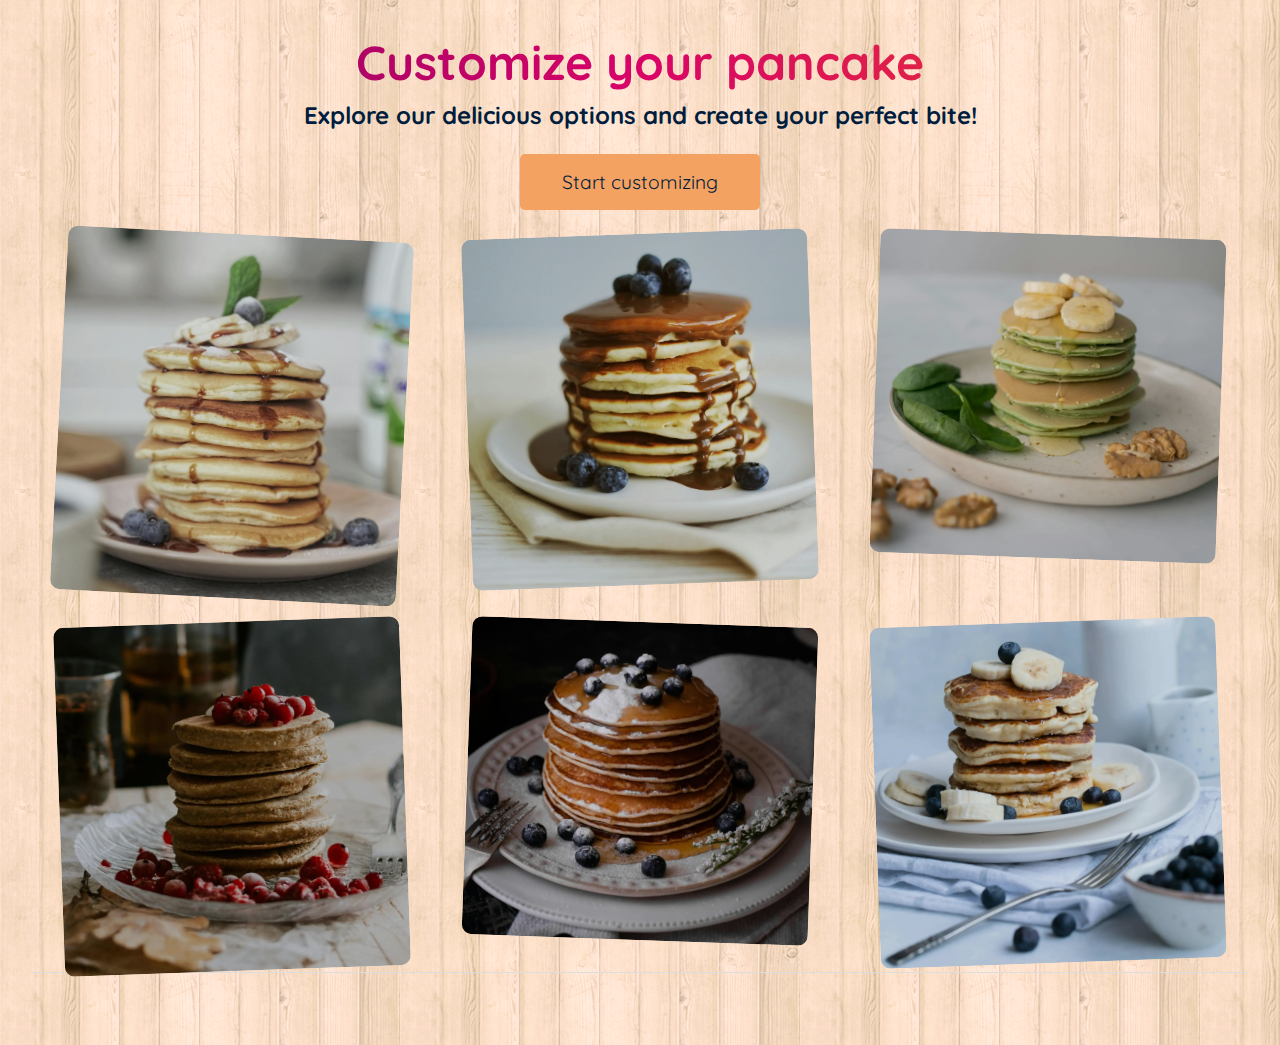
<file: index.html>
<!DOCTYPE html>
<html lang="en">
<head>
    <meta charset="UTF-8">
    <meta name="viewport" content="width=device-width, initial-scale=1.0">
    <title>Pancake maker</title>
    <link rel="stylesheet" href="styles.css">
    <link rel="icon" type="image/x-icon" href="/icons/favicon.ico">
</head>
<body>
    <header>
        <nav>

        </nav>
    </header>
    <main>
        <div class="container">
            <h1 class="main-title">Customize your pancake</h1>
            <h2 class="subtitle">Explore our delicious options and <span>create your perfect bite!</span></h2>
            <a class="button-link" href="form.html" target="_blank">Start customizing</a>
            <div class="pancakes">
                <img
                    srcset="images/pancakes-400w.webp 400w, images/pancakes-600w.webp 600w, images/pancakes-800w.webp 800w, images/pancakes-1000w.webp 1000w, images/pancakes-1200w.webp 1200w, images/pancakes-1600w.webp 1600w, images/pancakes-2000w.webp 2000w"
                    sizes="(max-width: 400px) 400px, (max-width: 600px) 600px, (max-width: 800px) 800px, (max-width: 1000px) 1000px, (max-width: 1200px) 1200px, (max-width: 1600px) 1600px, (min-width: 1601px) 2000px"
                    src="images/pancakes.webp"
                    alt="pancakes"
                    width="3708"
                    height="3908"
                />
                <img
                    srcset="images/pancakes1-400w.webp 400w, images/pancakes1-600w.webp 600w, images/pancakes1-800w.webp 800w, images/pancakes1-1000w.webp 1000w, images/pancakes1-1200w.webp 1200w, images/pancakes1-1600w.webp 1600w, images/pancakes1-2000w.webp 2000w"
                    sizes="(max-width: 400px) 400px, (max-width: 600px) 600px, (max-width: 800px) 800px, (max-width: 1000px) 1000px, (max-width: 1200px) 1200px, (max-width: 1600px) 1600px, (min-width: 1601px) 2000px"
                    src="images/pancakes1.webp"
                    alt="pancakes"
                    width="3797"
                    height="3856"
                />
                <img
                    srcset="images/pancakes2-400w.webp 400w, images/pancakes2-600w.webp 600w, images/pancakes2-800w.webp 800w, images/pancakes2-1000w.webp 1000w, images/pancakes2-1200w.webp 1200w, images/pancakes2-1600w.webp 1600w, images/pancakes2-2000w.webp 2000w"
                    sizes="(max-width: 400px) 400px, (max-width: 600px) 600px, (max-width: 800px) 800px, (max-width: 1000px) 1000px, (max-width: 1200px) 1200px, (max-width: 1600px) 1600px, (min-width: 1601px) 2000px"
                    src="images/pancakes2.webp"
                    alt="pancakes"
                    width="3648"
                    height="3421"
                />
                <img
                    srcset="images/pancakes3-400w.webp 400w, images/pancakes3-600w.webp 600w, images/pancakes3-800w.webp 800w, images/pancakes3-1000w.webp 1000w, images/pancakes3-1200w.webp 1200w, images/pancakes3-1600w.webp 1600w, images/pancakes3-2000w.webp 2000w"
                    sizes="(max-width: 400px) 400px, (max-width: 600px) 600px, (max-width: 800px) 800px, (max-width: 1000px) 1000px, (max-width: 1200px) 1200px, (max-width: 1600px) 1600px, (min-width: 1601px) 2000px"
                    src="images/pancakes3.webp"
                    alt="pancakes"
                    width="2522"
                    height="2551"
                />
                <img
                    srcset="images/pancakes4-400w.webp 400w, images/pancakes4-600w.webp 600w, images/pancakes4-800w.webp 800w, images/pancakes4-1000w.webp 1000w, images/pancakes4-1200w.webp 1200w, images/pancakes4-1600w.webp 1600w, images/pancakes4-2000w.webp 2000w"
                    sizes="(max-width: 400px) 400px, (max-width: 600px) 600px, (max-width: 800px) 800px, (max-width: 1000px) 1000px, (max-width: 1200px) 1200px, (max-width: 1600px) 1600px, (min-width: 1601px) 2000px"
                    src="images/pancakes4.webp"
                    alt="pancakes"
                    width="4156"
                    height="3822"
                />
                <img
                    srcset="images/pancakes5-400w.webp 400w, images/pancakes5-600w.webp 600w, images/pancakes5-800w.webp 800w, images/pancakes5-1000w.webp 1000w, images/pancakes5-1200w.webp 1200w, images/pancakes5-1600w.webp 1600w, images/pancakes5-2000w.webp 2000w"
                    sizes="(max-width: 400px) 400px, (max-width: 600px) 600px, (max-width: 800px) 800px, (max-width: 1000px) 1000px, (max-width: 1200px) 1200px, (max-width: 1600px) 1600px, (min-width: 1601px) 2000px"
                    src="images/pancakes5.webp"
                    alt="pancakes"
                    width="3360"
                    height="3317"
                />
            </div>
            
        </div>
    </main>
    <footer>

    </footer>
</body>
</html>
</file>
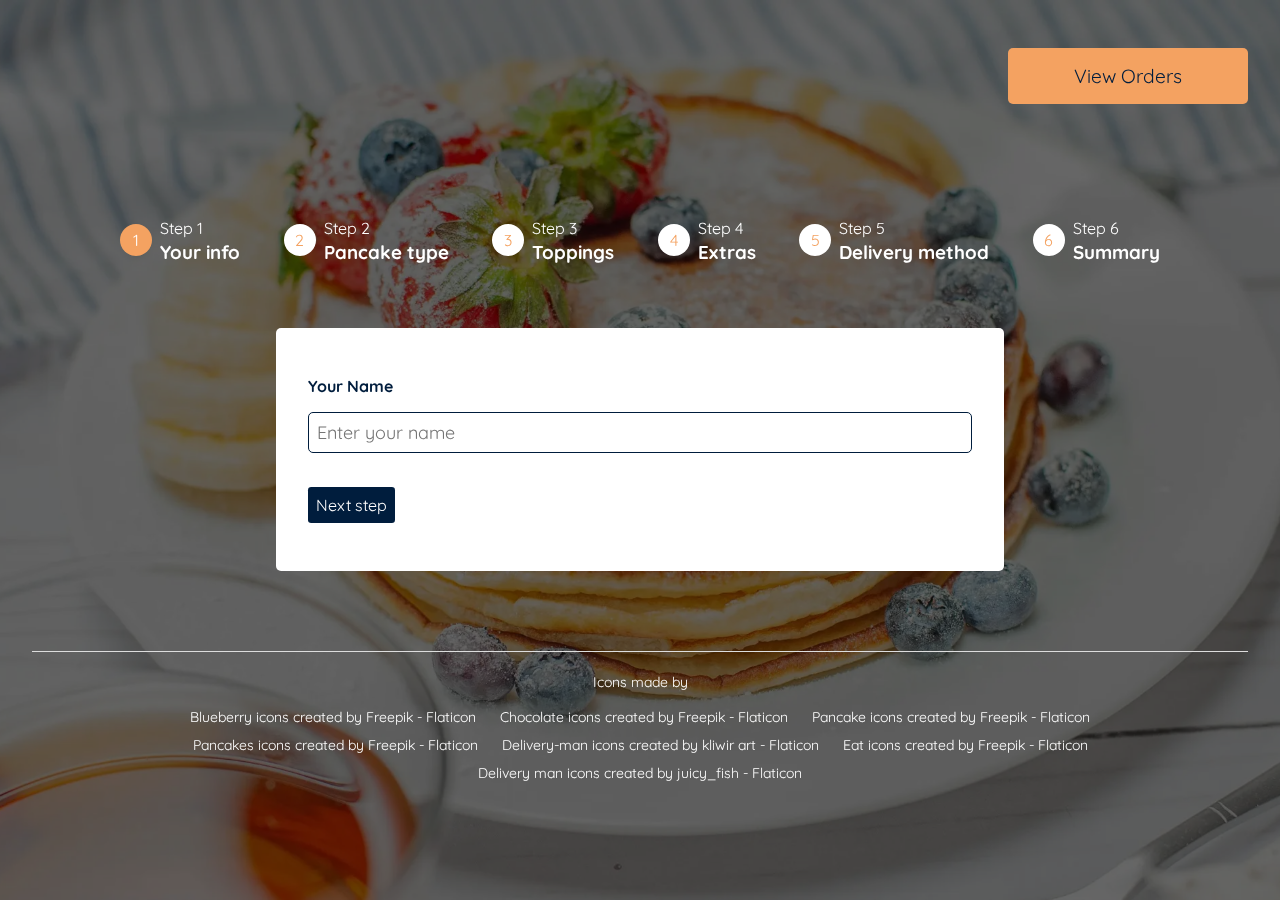
<file: form.html>
<!DOCTYPE html>
<html lang="en">
  <head>
    <meta charset="UTF-8" />
    <meta name="viewport" content="width=device-width, initial-scale=1">
    <title>Pancake Maker</title>
    <link rel="stylesheet" href="styles.css" />
    <link rel="icon" type="image/x-icon" href="/icons/favicon.ico">
  </head>
  <body>
      <nav>
          <div class="navigation">
              <a class="button-link" href="orders.html" target="_blank">View Orders</a>
        </div>
      </nav>
      <div class="overlay"></div>
    <div class="flex-container" id="formWrapper">
      
        <div class="steps">
          <div class="step">
            <div class="index active">1</div>
            <div>
              <p>Step 1</p>
              <h3>Your info</h3>
            </div>
          </div>
          <div class="step">
            <div class="index">2</div>
            <div>
              <p>Step 2</p>
              <h3>Pancake type</h3>
            </div>
          </div>
          <div class="step">
            <div class="index">3</div>
            <div>
              <p>Step 3</p>
              <h3>Toppings</h3>
            </div>
          </div>
          <div class="step">
            <div class="index">4</div>
            <div>
              <p>Step 4</p>
              <h3>Extras</h3>
            </div>
          </div>
          <div class="step">
            <div class="index">5</div>
            <div>
              <p>Step 5</p>
              <h3>Delivery method</h3>
            </div>
          </div>
          <div class="step">
            <div class="index">6</div>
            <div>
              <p>Step 6</p>
              <h3>Summary</h3>
            </div>
          </div>
        </div>
      <form id="pancakeForm">
        <section class="group-one" id="one">
          <div class="form-item">
            <label for="customerName">Your Name</label>
            <input type="text" id="customerName" placeholder="Enter your name" />
            <span id="idError" class="error-message" role="alert"></span>
           </div>
        </section>

          <section class="group-two" id="two">
            <div class="form-item">
              <h3>Choose your pancake type</h3>
             <div class="radio-items">
                <div class="radio-item">
                  <input data-price="5" type="radio" id="classic" name="pancake-type" class="pancake-type" value="Classic" checked>
                  <label for="classic">
                    <img src="icons/pancake.png" alt="">
                    <div>
                        <h4>Classic</h4>
                        <p>5€</p>
                    </div>
                  </label>
                </div>
                <div class="radio-item">
                  <input data-price="6" type="radio" name="pancake-type" id="chocolate" class="pancake-type" value="Chocolate">
                  <label for="chocolate">
                    <img src="icons/chocolate.png" alt="">
                    <div>
                        <h4>Chocolate</h4>
                        <p>6€</p>
                    </div>
                  </label>
                </div>
                <div class="radio-item">
                  <input data-price="7" type="radio" name="pancake-type" id="blueberry" class="pancake-type" value="Blueberry">
                  <label for="blueberry">
                    <img src="icons/blueberry.png" alt="">
                    <div>
                        <h4>Blueberry</h4>
                        <p>7€</p>
                    </div>
                  </label>
                </div>
             </div>
            </div>
          </section>

         <section class="group-three" id="three">
          <div class="form-item">
            <h3>Select your toppings</h3>
              
              <label class="input-wrapper" for="nuts">
                <input type="checkbox" id="nuts" class="topping" data-price="1" value="Nuts" />
                Nuts
                <p>1€</p>
              </label>
              
              <label class="input-wrapper" for="bananas">
                <input type="checkbox" id="bananas" class="topping" data-price="1" value="Bananas"/>
                Bananas
                <p>1€</p>
              </label>
              <label class="input-wrapper" for="syrup">
                <input type="checkbox" id="syrup" class="topping" data-price="1" value="Syrup"/>
                Syrup
                <p>1€</p>
              </label>
              
          </div>
         </section>

          <section class="group-four" id="four">
            <div class="form-item">
              <h3>Add extras</h3>
                <label class="input-wrapper" for="whipped-cream">
                    <input type="checkbox" id="whipped-cream" class="extra" data-price="2" value="Whipped cream"/> 
                    Whipped Cream
                <p>2€</p>
                </label>
                
                <label class="input-wrapper" for="ice-cream">
                  <input type="checkbox" id="ice-cream" class="extra" data-price="3" value="Ice cream" /> 
                  Ice Cream
                <p>3€</p>
              </label>
              </div>
          </section>

          <section class="group-five" id="five">
            
              <div class="form-item">
                <h3>Choose delivery method</h3>
                <div class="radio-items">
                  <div class="radio-item">
                    <input
                      type="radio"
                      name="delivery"
                      class="delivery"
                      data-price="0"
                      checked
                      value="Eat in"
                      id="eat-in"
                      checked
                    >
                <label for="eat-in">
                  <img src="icons/eat.png" alt="eat in">
                  <div>
                    <h4>Eat In</h4>
                    <p>0€</p>
                  </div>
                </label>
                  </div>
                <div class="radio-item">
                  <input
                    id="pick-up"
                    type="radio"
                    name="delivery"
                    class="delivery"
                    data-price="0"
                    value="Pick up"
                  >
                <label for="pick-up">
                  <img src="icons/pick-up.png" alt="pick up">
                  <div>
                    <h4>Pick Up</h4>
                    <p>0€</p>
                  </div>
                </label>
                </div>
                <div class="radio-item">
                  <input id="delivery"
                    id="delivery"
                    type="radio"
                    name="delivery"
                    class="delivery"
                    data-price="5"
                    value="Delivery"
                  >
                    <label for="delivery">
                      <img src="icons/delivery.png" alt="delivery">
                      <div>
                        <h4>Delivery</h4>
                        <p>5€</p>
                      </div>
                    </label>
                  </div>
                </div>
            </div>
          </section>

          <section class="group-six" id="six">
            <div id="orderSummary">
              <h2>Order summary</h2>
                  <div class="order-summary-content">
                      <div class="summary-item">
                        <h4>Name:</h4>
                        <p id="customerNameVal"></p>
                      </div>
                      <div class="summary-item">
                        <h4>Pancake type:</h4>
                        <p id="pancakeTypeVal"></p>
                      </div>
                      <div class="summary-item">
                        <h4>Toppings: </h4>
                        <p id="toppingsVal"></p>
                      </div>
                      <div class="summary-item"v>
                        <h4>Extras: </h4>
                        <p id="extrasVal"></p>
                      </div>
                      <div class="summary-item">
                        <h4>Delivery: </h4>
                        <p id="deliveryVal"></p>
                      </div>
                      <div class="summary-item">
                        <h4>Total: </h4>
                        <p id="totalVal"></p>
                      </div>
                  </div>
                  
          </section>

          

          <div class="arrows">
            <button type="button" id="navLeft">Go back</button>
            <button type="button" id="navRight">Next step</button>
            <button class="confirm-order hidden" type="submit">Confirm order</button>
          </div>
          <h3 class="total-price hidden">Total Price: <span id="totalPriceDisplay">5€</span></h3>
        </form>
    </div>
    <footer>
      <div class="attribution">
          <p>Icons made by</p>
        <a href="https://www.flaticon.com/free-icons/blueberry" title="blueberry icons">Blueberry icons created by Freepik - Flaticon</a>
        <a href="https://www.flaticon.com/free-icons/chocolate" title="chocolate icons">Chocolate icons created by Freepik - Flaticon</a>
        <a href="https://www.flaticon.com/free-icons/pancake" title="pancake icons">Pancake icons created by Freepik - Flaticon</a>
        <a href="https://www.flaticon.com/free-icons/pancakes" title="pancakes icons">Pancakes icons created by Freepik - Flaticon</a>
        <a href="https://www.flaticon.com/free-icons/delivery-man" title="delivery-man icons">Delivery-man icons created by kliwir art - Flaticon</a>
        <a href="https://www.flaticon.com/free-icons/eat" title="eat icons">Eat icons created by Freepik - Flaticon</a>
        <a href="https://www.flaticon.com/free-icons/delivery-man" title="delivery man icons">Delivery man icons created by juicy_fish - Flaticon</a>
      </div>
    </footer>
    <script type="module" src="main.js"></script>
  </body>
</html>
</file>
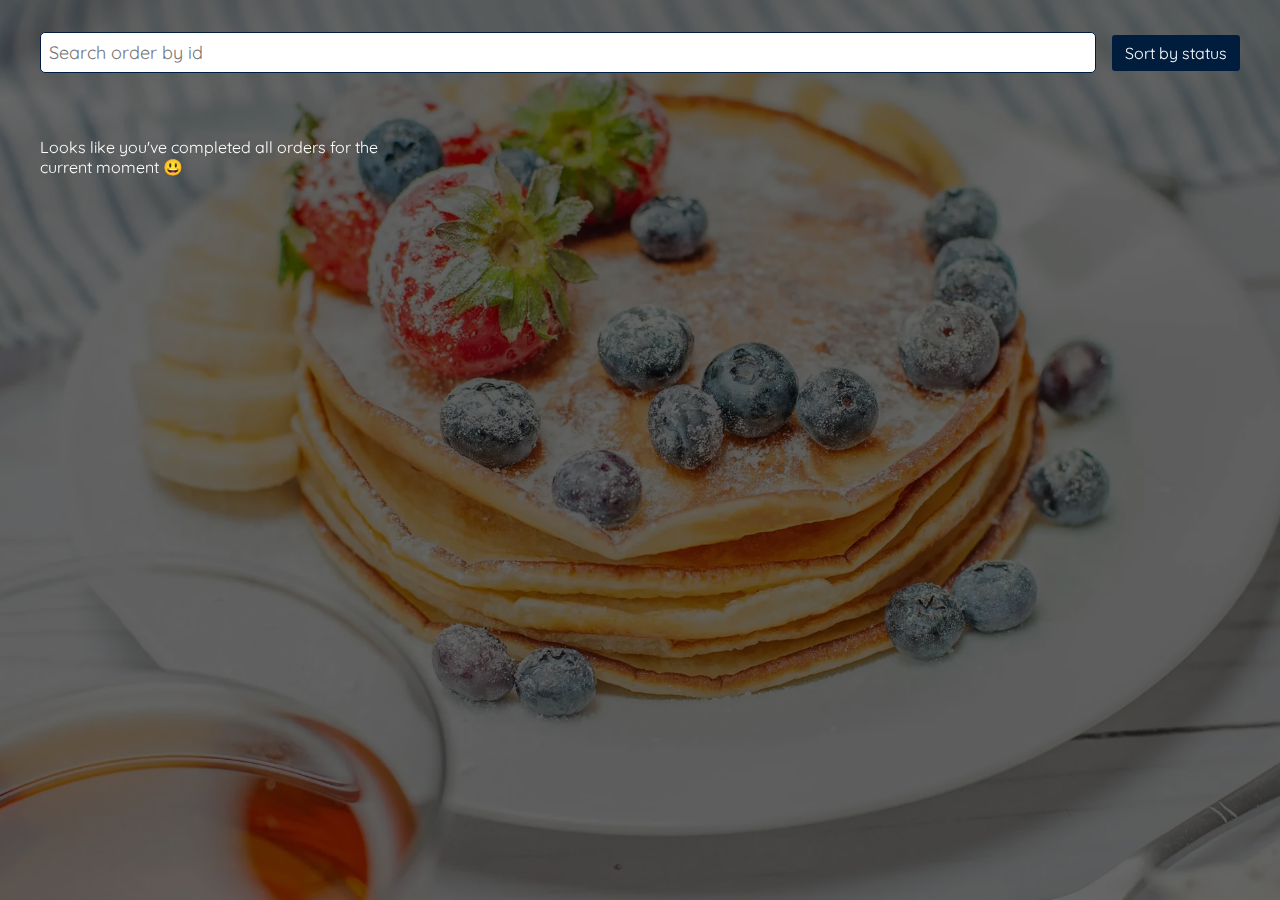
<file: orders.html>
<!DOCTYPE html>
<html lang="en">
<head>
    <meta charset="UTF-8">
    <meta name="viewport" content="width=device-width, initial-scale=1.0">
    <title>Document</title>
    <link rel="stylesheet" href="styles.css">
    <link rel="icon" type="image/x-icon" href="/icons/favicon.ico">
</head>
<body>
    <div class="overlay"></div>
    <div class="flex-container">
        <div class="orders-toolbar">
            <input type="text" id="searchOrder" placeholder="Search order by id">
            <button id="sortOrders">Sort by status</button>
        </div>
        <ul id="orderList"></ul>
        <script type="module" src="manageOrders.js"></script>
    </div>
</body>
</html>
</file>
<file: styles.css>
@import url('https://fonts.googleapis.com/css2?family=Quicksand:wght@300..700&display=swap');

* {
  margin: 0;
  padding: 0;
  box-sizing: border-box;
}

:root {
  --primary: #001d3d;
  --test: #65a0e3;
  --secondary: #F4A261;
  --secondary-hovered: #E76F51;
  --primary-hovered: #103965;
  --error: red;
  --background: #fff;
  --light-gray: hsl(229, 24%, 87%);
  --very-light-blue: hsl(217, 100%, 97%);
  --bright-blue: hsl(243, 100%, 62%);
  --grayish-blue: hsl(231, 11%, 63%);
}

body {
  color: var(--primary);
  background-color: #ffe8d6;
  background-image: url(images/tileable-wood-colored.png);
  margin: 0;
  min-height: 100vh;
  font-family: "Quicksand", sans-serif;
  font-optical-sizing: auto;
  font-style: normal;
  padding: 2rem;
}

a {
  text-decoration: none;
  font-size: 1.2rem;
}

h1, h2 {
  text-align: center;
}

p {
  font-weight: 400;
  color: var(--neutral-400);
  line-height: 1.5em;
}

ul {
  display: flex;
  flex-wrap: wrap;
}

.order-item {
  list-style-type: none;
  display: flex;
  flex-direction: column;
  padding: 2rem;
  margin-bottom: 1rem;
  gap: 0.5rem;
  background-color: var(--background);
  border-radius: 0.5rem;
  box-shadow: rgba(0, 0, 0, 0.35) 0px 5px 15px;
}

.order-item button {
  margin: 0 auto;
  margin-top: 0.5rem;
  background-color: var(--primary);
}

.order-item button:hover {
  background-color: var(--primary-hovered);
}

button {
  width: 8rem;
  font: inherit;
  background-color: var(--primary);
  color: var(--background);
  border: none;
  border-radius: 0.2rem;
  cursor: pointer;
  padding: 0.5rem;
}

button:hover {
  background-color: var(--primary-hovered);
}

input.error, select.error, textarea.error {
  outline: .5px solid var(--error);
}

.error-message {
  font-size: 0.9rem;
  color: var(--error);
  display: block;
  margin-top: 2px;
}


input[type="checkbox"] {
  accent-color: var(--primary);
  width: 1.2rem;
  aspect-ratio: 1;
  cursor: pointer;
  pointer-events: none;
  flex-shrink: 0;
}

input[type=checkbox]:hover{
  background-color: var(--secondary-hovered);
}

select, label, input[type="text"] {
  display: block;
}

select, input[type="text"] {
  border: 1px solid var(--primary);
  border-radius: 5px;
  width: 100%;
  padding: 0.5rem;
  font-family: inherit;
  background-color: var(--background);
  font-size: 18px;
}

select {
  padding: 0.2rem;
}

.container {
  max-width: 1200px;
  margin: 0 auto;
}

.flex-container {
  max-width: 1200px;
  margin: 0 auto;
  display: flex;
  flex-direction: column;
  color: var(--background);
  gap: 4rem;
}

.overlay {
  position: fixed;
  background: url(images/pancake-bg.webp) center center/cover no-repeat;
  filter: brightness(0.4);
  top: 0;
  left: 0;
  width: 100%;
  height: 100%;
  z-index: -1;
}

nav .button-link {
  margin: 0;
  margin-bottom: 1rem;
}

.orders-toolbar {
  display: flex;
  width: 100%;
  flex-wrap: wrap;
  align-items: center;
  gap: 1rem;
}

.orders-toolbar input {
  width: auto;
  flex: 1;
} 

.form-item {
  display: flex;
  flex-direction: column;
  gap: 1rem;
}

.input-wrapper {
  display: flex;
  align-items: center;
  padding: 1.5rem;
  border: 1px solid var(--very-light-blue);
  border-radius: .5rem;
  cursor: pointer;
  transition: all .2s ease-in-out;
}

.input-wrapper p {
  margin-left: auto;
}

.input-wrapper:hover {
  border-color: var(--primary);
}

.input-wrapper.active {
  background-color: var(--very-light-blue);
  border-color: var(--bright-blue);
}

.radio-items .radio-item label:hover,.radio-items .radio-item label:focus {
  border-color: var(--primary);
  outline: none
}

.navigation {
  display: flex;
  margin: 1rem 0;
  justify-content: flex-end;
}

.hidden {
  display: none;
}

.status-dropdown-wrapper {
  display: flex;
  justify-content: center;
  align-items: center;
  gap: 1.5rem;
  padding: 0.5rem 1rem;
  border-radius: 0.5rem;
  width: 100%;
  color: var(--primary);
}

#pancakeForm {
  display: flex;
  flex-direction: column;
  gap: 1rem;
  padding: 3rem 2rem;
  border-radius: 5px;
  background-color: var(--background);
  color: var(--primary);
  width: 70%;
}

#totalPriceDisplay {
  color: var(--primary);
}

#orderList {
  display: grid;
  grid-template-columns: 1fr 1fr 1fr;
  gap: 1rem;
}



/* MAIN PAGE */

.main-title {
  background: #820263;
  background: linear-gradient(to right, #820263 0%, #D90368 50%, #E84324 100%);
  background-clip: text;
  -webkit-background-clip: text;
  -webkit-text-fill-color: transparent;
  font-size: 3rem;
  margin-bottom: 0.5rem;
 }

.pancakes {
  display: grid;
  grid-template-columns: 1fr 1fr 1fr;
  grid-template-rows: max-content;
  gap: 1.5rem;
}

.pancakes img {
  cursor: pointer;
  width: 90%;
  height: auto;
  object-fit: contain;
  border-radius: 10px;
  transition: transform 0.3s ease, filter 0.3s ease;
  filter: brightness(0.9);
  justify-self: center;
}

.pancakes img:nth-child(1) {
  transform: rotate(3deg);
}

.pancakes img:nth-child(2) {
  transform: rotate(-2deg);
}

.pancakes img:nth-child(3) {
  transform: rotate(2deg);
}

.pancakes img:nth-child(4) {
  transform: rotate(-2deg);
}
.pancakes img:nth-child(5) {
  transform: rotate(2deg);
}

.pancakes img:nth-child(6) {
  transform: rotate(-2deg);
}

.pancakes img:hover {
  transform: translateY(-5px);
  filter: brightness(1);
}

.button-link {
  background-color: var(--secondary);
  padding: 0 1rem;
  min-width: 10rem;
  width: 15rem;
  display: flex;
  justify-content: center;
  align-items: center;
  padding: 1rem;
  border-radius: 5px;
  margin: 1.5rem auto;
  transition: transform 0.3s ease, background-color 0.3s;
  cursor: pointer;
  color: var(--primary);
}

.button-link:hover {
  transform: scale(1.1);
  background-color: var(--secondary-hovered);
}

/* MULTISTEP FORM */

.group-two, .group-three, .group-four, .group-five {
  display: none;
}

.arrows {
  display: flex;
  justify-content: space-between;
  align-items: center;
}

#navLeft, #navRight {
  width: fit-content;
}

#navLeft {
  border: none;
  padding: 1rem 1.5rem;
  border-radius: .5rem;
  font-weight: 500;
  font-family: inherit;
  font-size: 1rem;
  cursor: pointer;
  background: none;
  color: var(--grayish-blue);
  transition: filter .2s ease-in-out;
}

#navLeft:hover {
  color: var(--primary);
}

.radio-items {
  display: grid;
  grid-template-columns: repeat(3, 1fr);
  gap: 1rem;
}

.radio-items .radio-item input[type=radio]:checked~label {
  background-color: var(--very-light-blue);
  border-color: var(--bright-blue);
}

.radio-items .radio-item input[type=radio] {
  display: none;
}

label {
  display: flex;
  gap: 1rem;
  font-weight: bold;
}

.radio-items .radio-item label {
  padding: 1rem;
  border-radius: .5rem;
  display: flex;
  flex-direction: column;
  border: 1px solid var(--light-gray);
  cursor: pointer;
  transition: all .2s ease-in-out;
}

.radio-items .radio-item label img {
  margin-bottom: 3rem;
}

.radio-items .radio-item label p {
  color: var(--grayish-blue);
  font-size: 0.9rem;
}

.radio-item img {
  width: 2rem;
  height: 2rem;
}

.steps {
  display: flex;
  justify-content: space-between;
  width: 100%;
  gap: 0.5rem;
}

.step  {
  display: flex;
  gap: 0.5rem;
  cursor: pointer;
  align-items: center;
}

.step .index:hover {
  transform: scale(1.2);
}
.index {
  background-color: var(--background);
  color: var(--secondary);
  width: 2rem;
  height: 2rem;
  border-radius: 50%;
  display: flex;
  justify-content: center;
  align-items: center;
  transition: transform 0.3s;
}

.index.active {
  background-color: var(--secondary);
  color: var(--background);
}


.order-summary-content {
  background-color: var(--very-light-blue);
  padding: 1rem;
  border-radius: 10px;
  box-shadow: 0 4px 10px rgba(0, 0, 0, 0.1);
}

.summary-item {
  display: flex;
  justify-content: space-between;
  align-items: center;
  border-bottom: 1px solid var(--primary);
  padding: 1rem 0;
  font-size: 1.1rem;
  color: var(--primary);
}

.summary-item:last-child {
  border-bottom: none;
}


.summary-item h4 {
  font-weight: 600;
  margin: 0;
}

#orderSummary h2 {
  text-align: center;
  font-size: 1.5rem;
  margin-bottom: 1rem;
  text-transform: uppercase;
  letter-spacing: 1px;
}

#reorderBtn{
  margin: 0 auto;
}

#formWrapper {
  padding: 5rem;
  align-items: center;
}

footer {
  /* background-color: #f4f4f4; */
  padding: 20px 0;
  text-align: center;
  font-size: 14px;
  color: var(--background);
  border-top: 1px solid #ddd;
}

footer .attribution p {
  margin: 0 0 10px 0;
}

footer .attribution a {
  color: var(--background);
  text-decoration: none;
  display: inline-block; 
  margin: 5px 10px;
  font-size: 14px;
}

footer .attribution a:hover {
  text-decoration: underline;
}

@media (max-width: 1024px) {
  .pancakes {
    grid-template-columns: 1fr 1fr;
  }

  .flex-container {
    max-width: 900px;
  }

  #formWrapper {
    flex-direction: row;
    padding: 5rem 0;
  }

  .steps {
    flex-direction: column;
    width: auto;
    gap: 1rem;
  }

  #orderList {
    grid-template-columns: 1fr 1fr;
  }
}

@media (max-width: 768px) {
  .pancakes {
    grid-template-columns: 1fr;
  }

  #formWrapper {
    padding: 2rem 0;
  }

  #pancakeForm {
    padding: 1.5rem;
  }

  .navigation {
    justify-content: center;
  }

  .steps {
    flex-direction: row;
  }
  
  #formWrapper {
    flex-direction: column;
  }

  .steps .step div p,
  .steps .step div h3 {
    display: none;
  }

  #pancakeForm {
    width: 80%;
  }

  #formWrapper {
    gap: 2rem;
  }

  .radio-items {
    grid-template-columns: 1fr;
  }

  .radio-items .radio-item label {
    flex-direction: row;
  }

  .radio-items .radio-item label img {
    margin: 0;
  }

  #orderList {
    grid-template-columns: 1fr;
  }

  .summary-item {
    display: block;
    font-size: 1rem;
  }

  footer .attribution {
    font-size: 12px;
  }

  footer .attribution a {
    display: block;
    margin: 5px 0;
    font-size: 0.8rem;
  }
}

@media (max-width: 480px) {
  #pancakeForm {
    width: 100%;
  }
}

@media (max-width: 400px) {
  .overlay{
    background: url(images/pancake-bg-400w.webp) center/cover no-repeat
  }
}


@media (max-width: 600px) {
  .overlay{
    background: url(images/pancake-bg-600w.webp) center/cover no-repeat
  }
}

@media (max-width: 800px) {
  .overlay{
    background: url(images/pancake-bg-800w.webp) center/cover no-repeat
  }
}

@media (max-width: 1000px) {
  .overlay{
    background: url(images/pancake-bg-1000w.webp) center/cover no-repeat
  }
}

@media (max-width: 1200px) {
  .overlay{
    background: url(images/pancakes6-1200w.webp) center/cover no-repeat
  }
}


@media (max-width: 1600px) {
  .overlay{
    background: url(images/pancake-bg-1600w.webp) center/cover no-repeat
  }
}

@media (max-width: 2000px) {
  .overlay{
    background: url(images/pancake-bg-2000w.webp) center/cover no-repeat
  }
}
</file>
